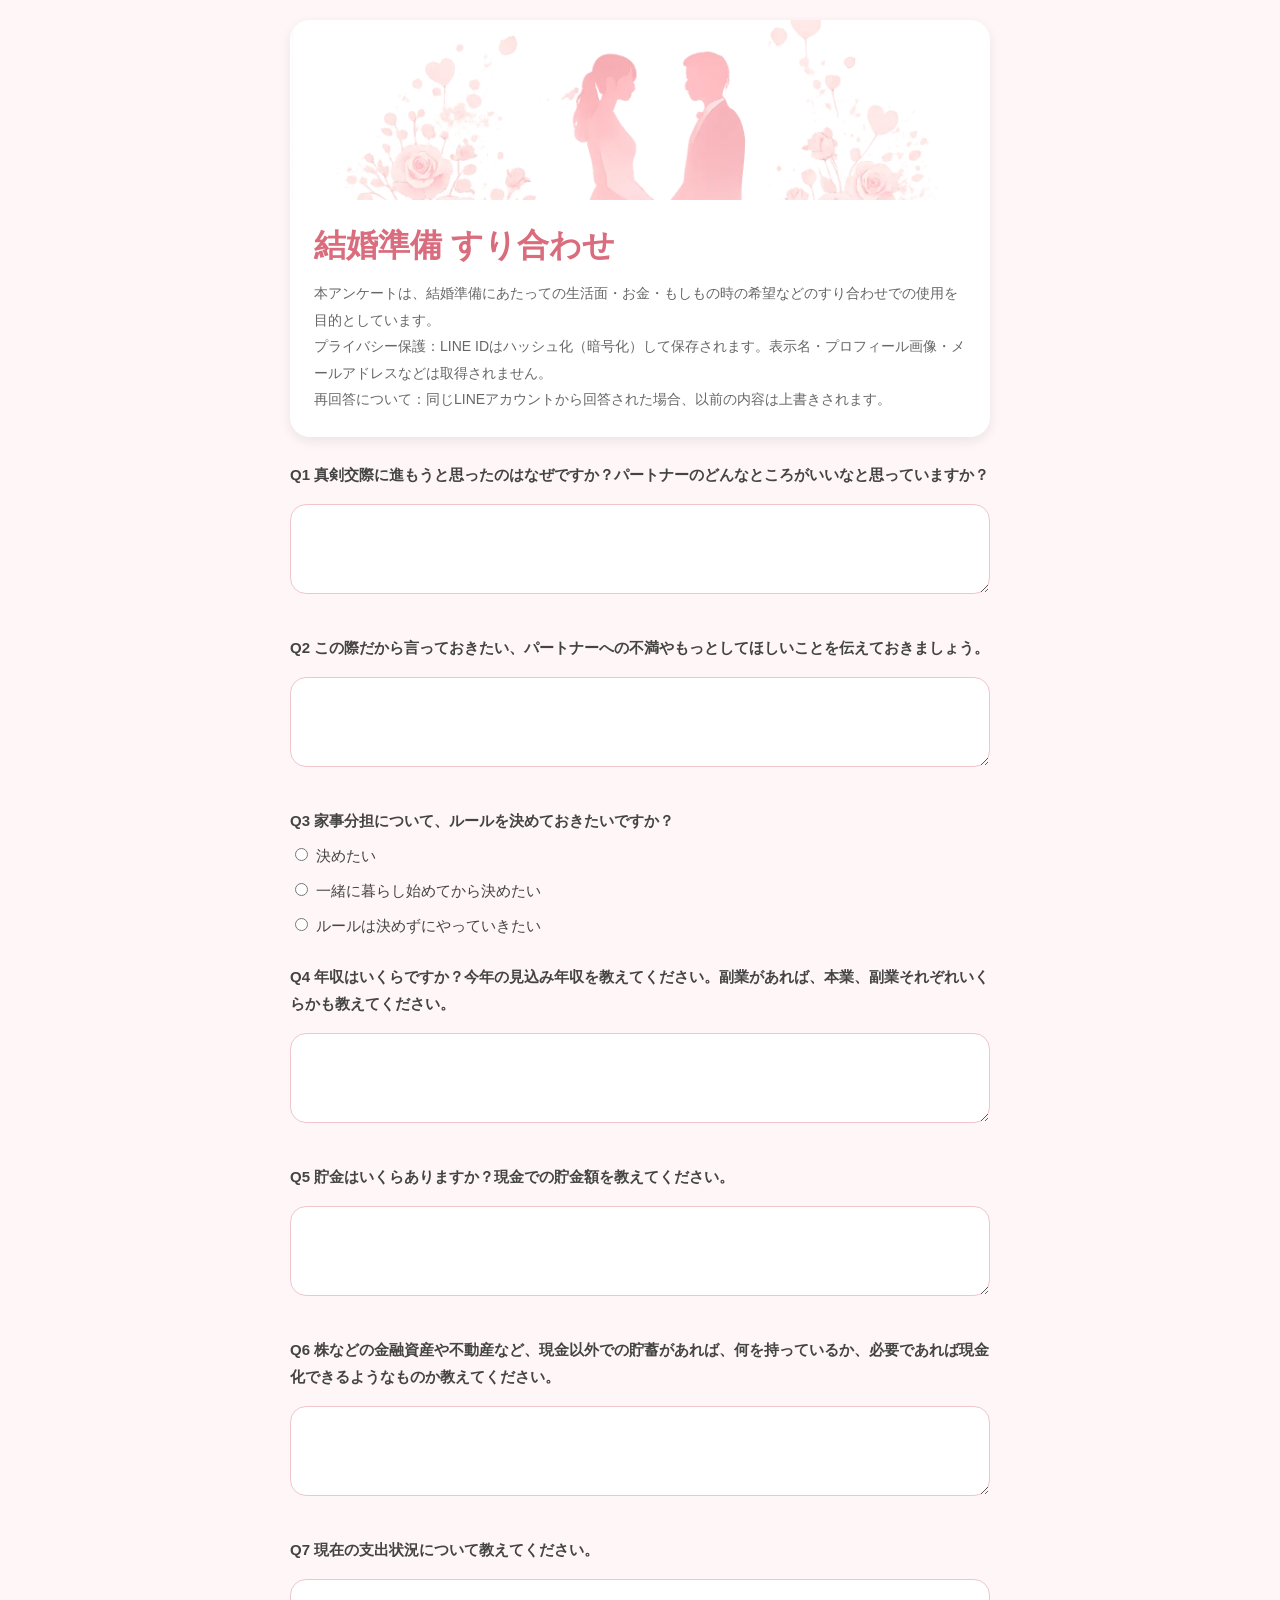
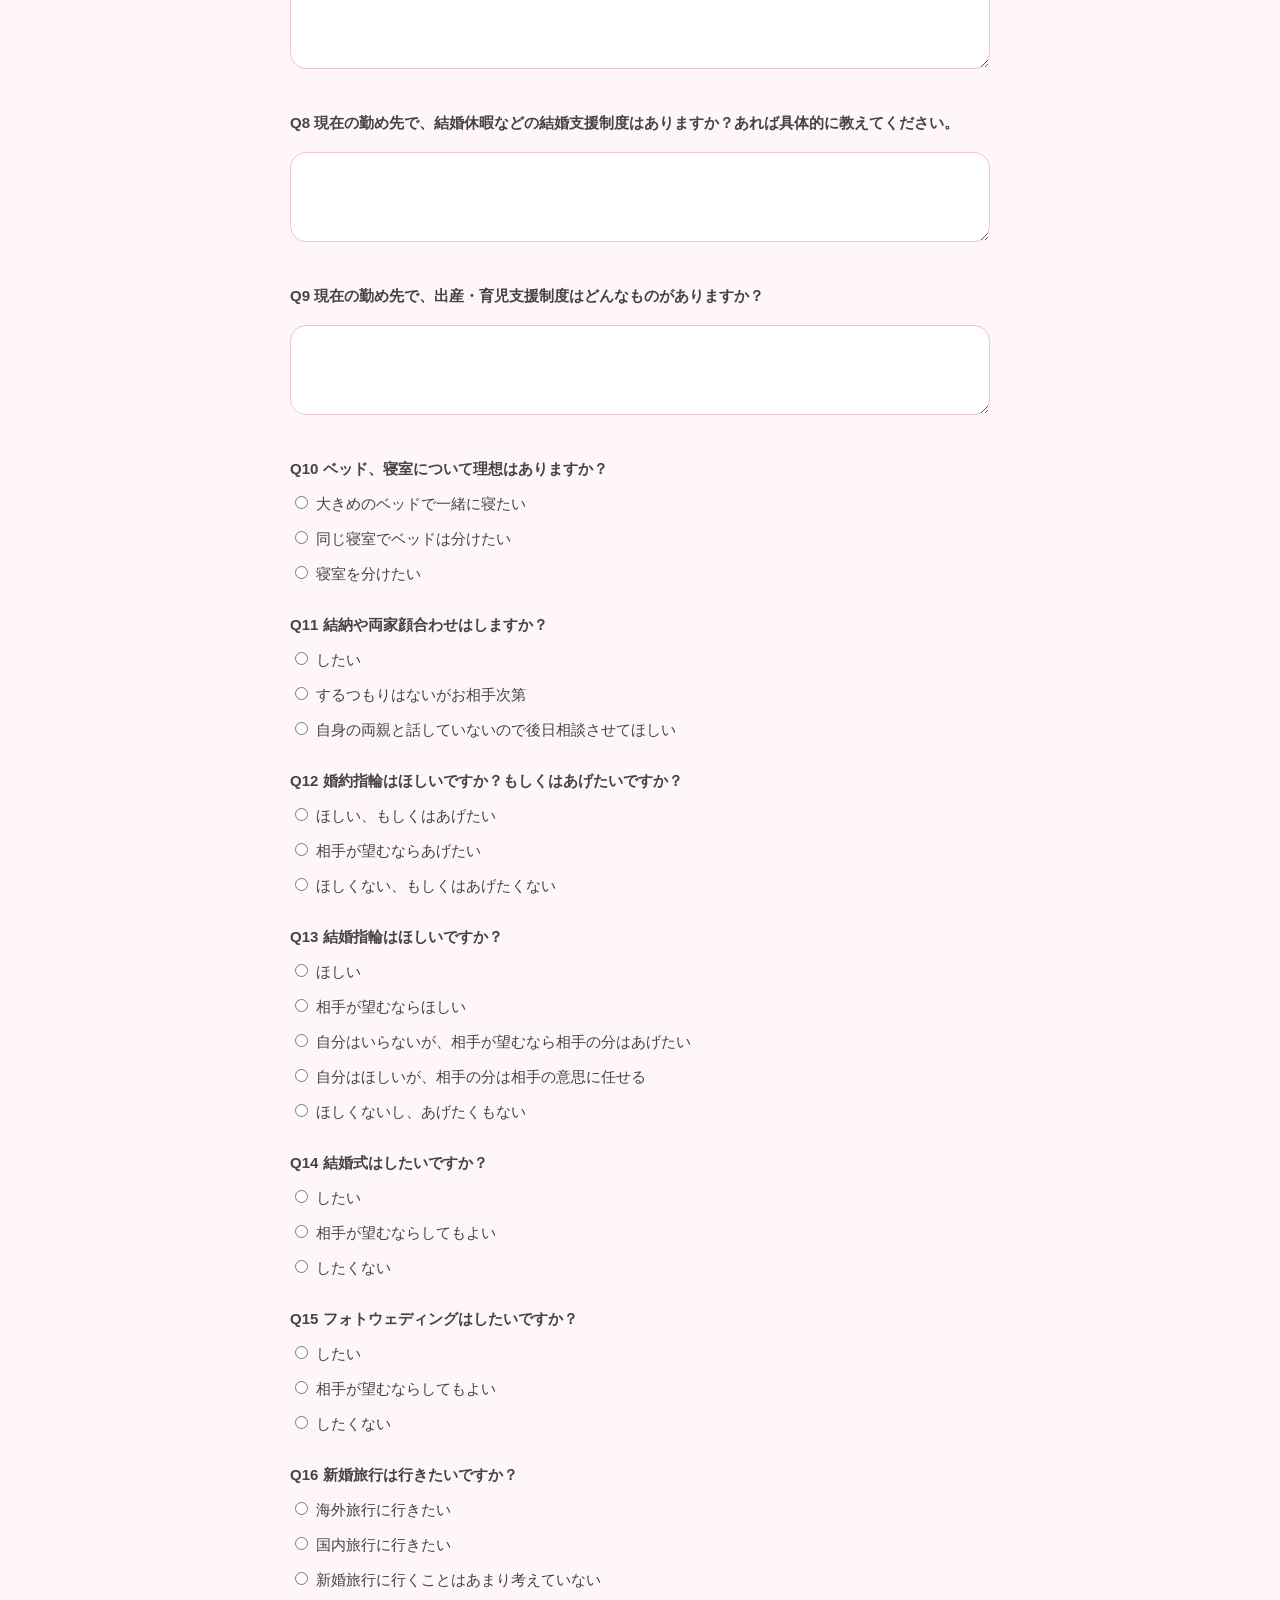
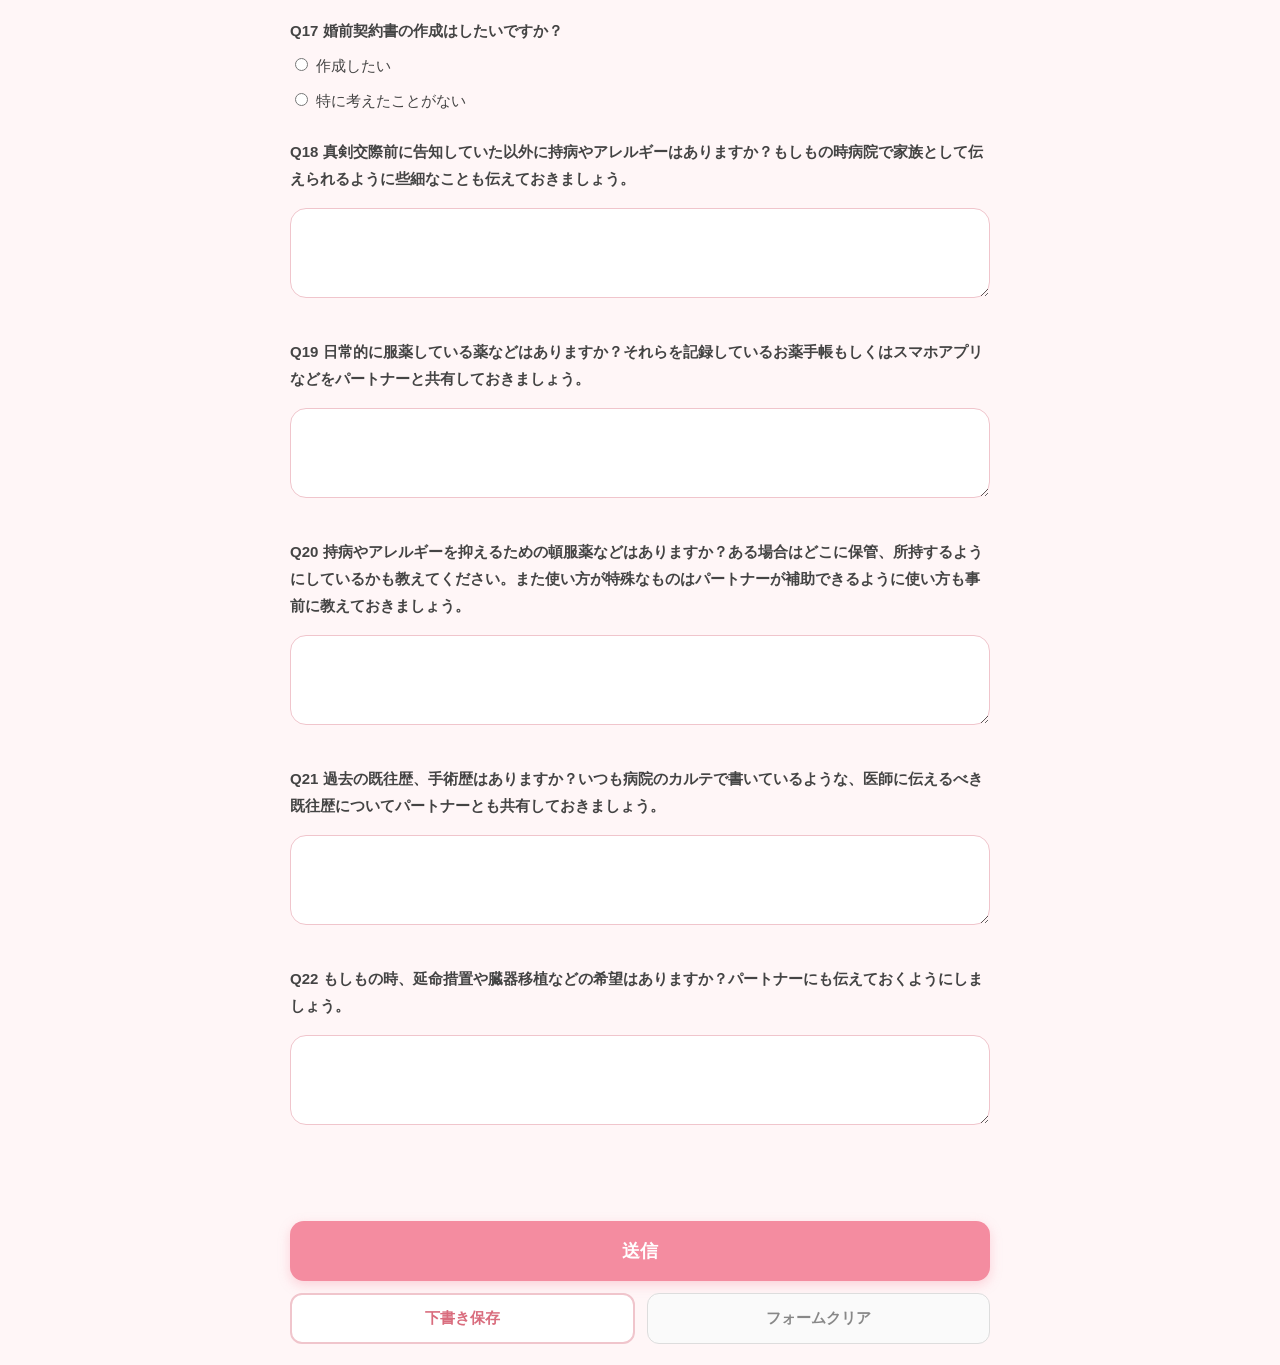
<file: index (1).html>
<!DOCTYPE html>
<html lang="ja">
<head>
<meta charset="UTF-8"/>
<meta name="viewport" content="width=device-width, initial-scale=1.0"/>
<title>結婚準備 すり合わせ</title>
<link rel="stylesheet" href="style.css"/>
<script src="https://static.line-scdn.net/liff/edge/2/sdk.js"></script>

</head>

<body>
<div class="container">

<div class="form-header">
  <h1>結婚準備 すり合わせ</h1>
  <p class="form-description">本アンケートは、結婚準備にあたっての生活面・お金・もしもの時の希望などのすり合わせでの使用を目的としています。<br>
  プライバシー保護：LINE IDはハッシュ化（暗号化）して保存されます。表示名・プロフィール画像・メールアドレスなどは取得されません。<br>
  再回答について：同じLINEアカウントから回答された場合、以前の内容は上書きされます。</p>
</div>

<!-- ビューモード表示エリア（共有リンクで開いたとき） -->
<div id="viewMode"></div>

<!-- Q1 -->
<label>Q1 真剣交際に進もうと思ったのはなぜですか？パートナーのどんなところがいいなと思っていますか？</label>
<textarea id="q1" class="detail-textarea"></textarea>

<!-- Q2 -->
<label>Q2 この際だから言っておきたい、パートナーへの不満やもっとしてほしいことを伝えておきましょう。</label>
<textarea id="q2" class="detail-textarea"></textarea>

<!-- Q3 -->
<label>Q3 家事分担について、ルールを決めておきたいですか？</label>
<label><input type="radio" name="q3" value="a3-1">決めたい</label>
<label><input type="radio" name="q3" value="a3-2">一緒に暮らし始めてから決めたい</label>
<label><input type="radio" name="q3" value="a3-3">ルールは決めずにやっていきたい</label>

<!-- Q4 -->
<label>Q4 年収はいくらですか？今年の見込み年収を教えてください。副業があれば、本業、副業それぞれいくらかも教えてください。</label>
<textarea id="q4" class="detail-textarea"></textarea>

<!-- Q5 -->
<label>Q5 貯金はいくらありますか？現金での貯金額を教えてください。</label>
<textarea id="q5" class="detail-textarea"></textarea>

<!-- Q6 -->
<label>Q6 株などの金融資産や不動産など、現金以外での貯蓄があれば、何を持っているか、必要であれば現金化できるようなものか教えてください。</label>
<textarea id="q6" class="detail-textarea"></textarea>

<!-- Q7 -->
<label>Q7 現在の支出状況について教えてください。</label>
<textarea id="q7" class="detail-textarea"></textarea>

<!-- Q8 -->
<label>Q8 現在の勤め先で、結婚休暇などの結婚支援制度はありますか？あれば具体的に教えてください。</label>
<textarea id="q8" class="detail-textarea"></textarea>

<!-- Q9 -->
<label>Q9 現在の勤め先で、出産・育児支援制度はどんなものがありますか？</label>
<textarea id="q9" class="detail-textarea"></textarea>

<!-- Q10 -->
<label>Q10 ベッド、寝室について理想はありますか？</label>
<label><input type="radio" name="q10" value="a10-1">大きめのベッドで一緒に寝たい</label>
<label><input type="radio" name="q10" value="a10-2">同じ寝室でベッドは分けたい</label>
<label><input type="radio" name="q10" value="a10-3">寝室を分けたい</label>

<!-- Q11 -->
<label>Q11 結納や両家顔合わせはしますか？</label>
<label><input type="radio" name="q11" value="a11-1">したい</label>
<label><input type="radio" name="q11" value="a11-2">するつもりはないがお相手次第</label>
<label><input type="radio" name="q11" value="a11-3">自身の両親と話していないので後日相談させてほしい</label>

<!-- Q12 -->
<label>Q12 婚約指輪はほしいですか？もしくはあげたいですか？</label>
<label><input type="radio" name="q12" value="a12-1">ほしい、もしくはあげたい</label>
<label><input type="radio" name="q12" value="a12-2">相手が望むならあげたい</label>
<label><input type="radio" name="q12" value="a12-3">ほしくない、もしくはあげたくない</label>

<!-- Q13 -->
<label>Q13 結婚指輪はほしいですか？</label>
<label><input type="radio" name="q13" value="a13-1">ほしい</label>
<label><input type="radio" name="q13" value="a13-2">相手が望むならほしい</label>
<label><input type="radio" name="q13" value="a13-3">自分はいらないが、相手が望むなら相手の分はあげたい</label>
<label><input type="radio" name="q13" value="a13-4">自分はほしいが、相手の分は相手の意思に任せる</label>
<label><input type="radio" name="q13" value="a13-5">ほしくないし、あげたくもない</label>

<!-- Q14 -->
<label>Q14 結婚式はしたいですか？</label>
<label><input type="radio" name="q14" value="a14-1">したい</label>
<label><input type="radio" name="q14" value="a14-2">相手が望むならしてもよい</label>
<label><input type="radio" name="q14" value="a14-3">したくない</label>

<!-- Q15 -->
<label>Q15 フォトウェディングはしたいですか？</label>
<label><input type="radio" name="q15" value="a15-1">したい</label>
<label><input type="radio" name="q15" value="a15-2">相手が望むならしてもよい</label>
<label><input type="radio" name="q15" value="a15-3">したくない</label>

<!-- Q16 -->
<label>Q16 新婚旅行は行きたいですか？</label>
<label><input type="radio" name="q16" value="a16-1">海外旅行に行きたい</label>
<label><input type="radio" name="q16" value="a16-2">国内旅行に行きたい</label>
<label><input type="radio" name="q16" value="a16-3">新婚旅行に行くことはあまり考えていない</label>

<!-- Q17 -->
<label>Q17 婚前契約書の作成はしたいですか？</label>
<label><input type="radio" name="q17" value="a17-1">作成したい</label>
<label><input type="radio" name="q17" value="a17-2">特に考えたことがない</label>

<!-- Q18 -->
<label>Q18 真剣交際前に告知していた以外に持病やアレルギーはありますか？もしもの時病院で家族として伝えられるように些細なことも伝えておきましょう。</label>
<textarea id="q18" class="detail-textarea"></textarea>

<!-- Q19 -->
<label>Q19 日常的に服薬している薬などはありますか？それらを記録しているお薬手帳もしくはスマホアプリなどをパートナーと共有しておきましょう。</label>
<textarea id="q19" class="detail-textarea"></textarea>

<!-- Q20 -->
<label>Q20 持病やアレルギーを抑えるための頓服薬などはありますか？ある場合はどこに保管、所持するようにしているかも教えてください。また使い方が特殊なものはパートナーが補助できるように使い方も事前に教えておきましょう。</label>
<textarea id="q20" class="detail-textarea"></textarea>

<!-- Q21 -->
<label>Q21 過去の既往歴、手術歴はありますか？いつも病院のカルテで書いているような、医師に伝えるべき既往歴についてパートナーとも共有しておきましょう。</label>
<textarea id="q21" class="detail-textarea"></textarea>

<!-- Q22 -->
<label>Q22 もしもの時、延命措置や臓器移植などの希望はありますか？パートナーにも伝えておくようにしましょう。</label>
<textarea id="q22" class="detail-textarea"></textarea>

<div class="button-group">
  <button id="submitBtn" type="button">送信</button>
  <div class="sub-buttons">
    <button id="draftBtn" type="button">下書き保存</button>
    <button id="clearBtn" type="button">フォームクリア</button>
  </div>
</div>

<!-- 共有モーダル -->
<div id="shareModal" class="modal hidden">
  <div class="modal-content">
    <h3>共有</h3>
    <input id="shareName" placeholder="お名前を入力してください（任意）">
    <button id="shareBtn">共有する</button>
  </div>
</div>

</div>
<script src="app.js"></script>
</body>
</html>
</file>
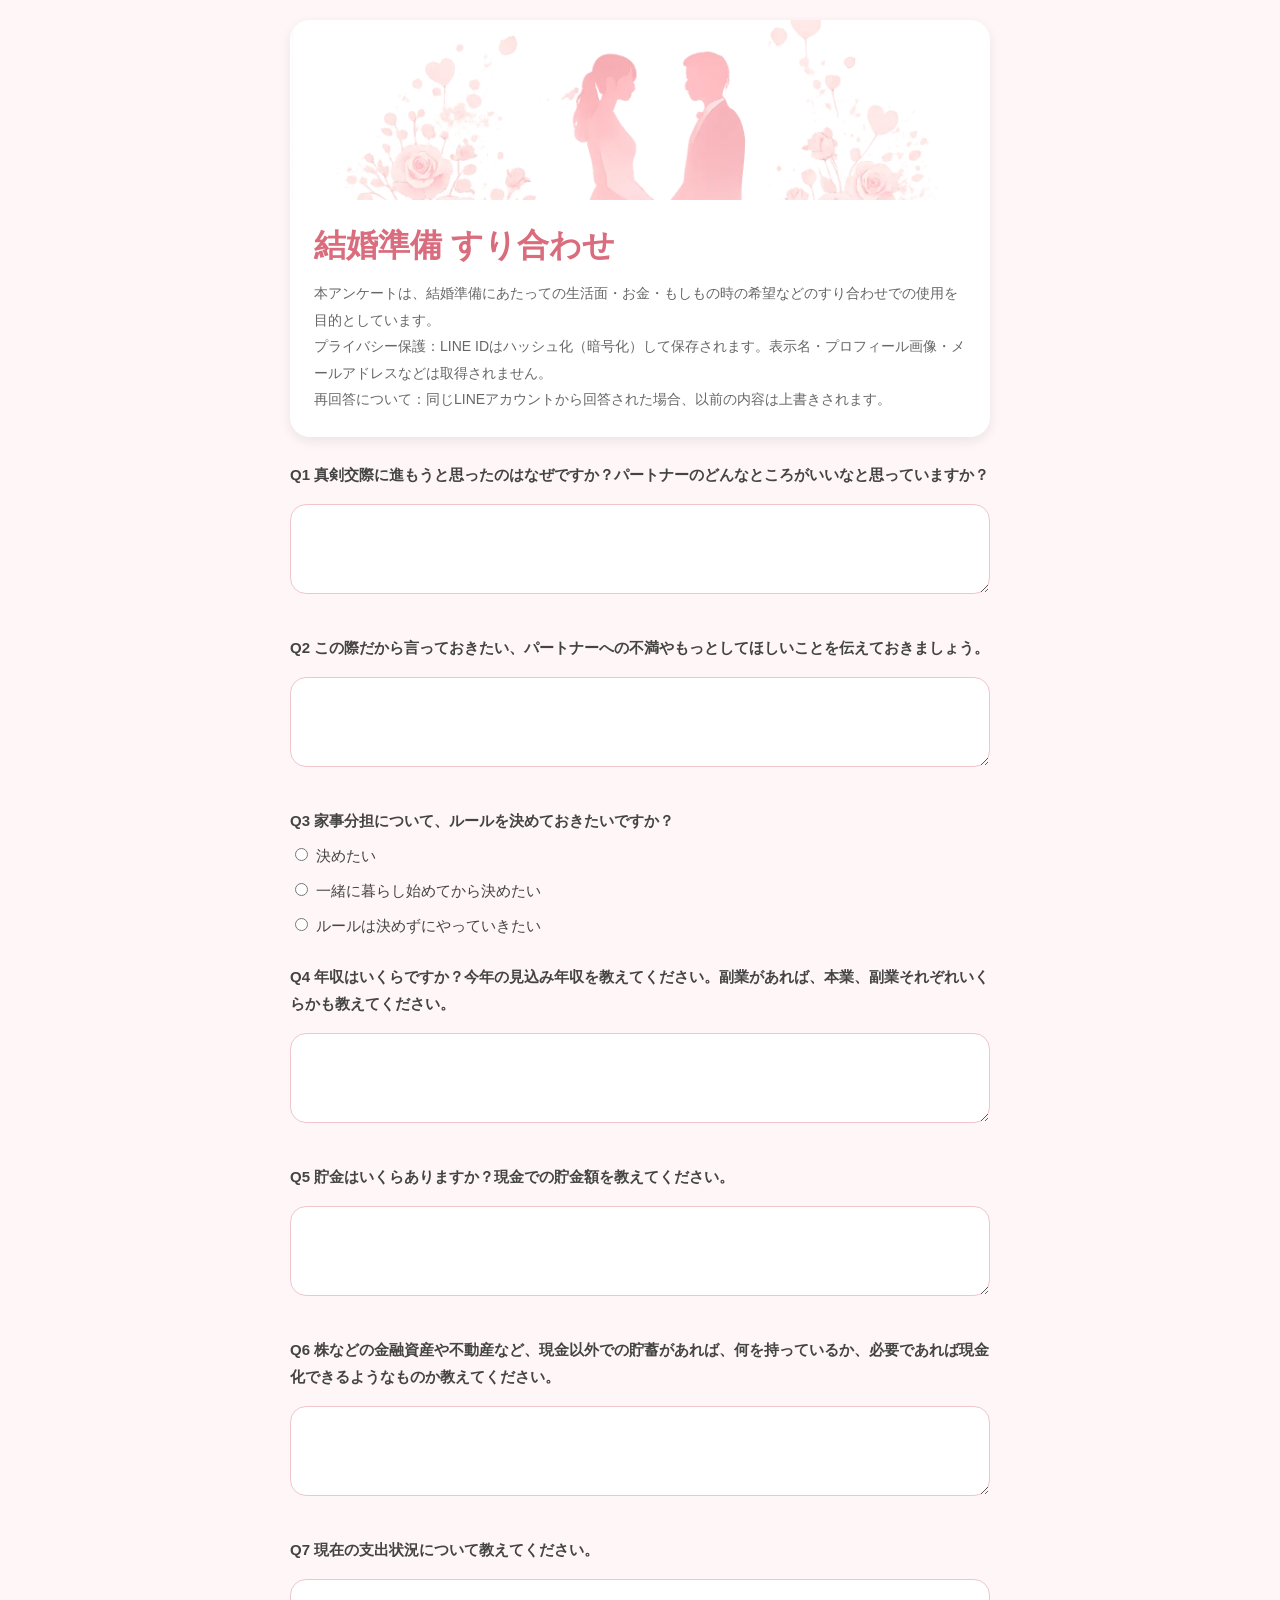
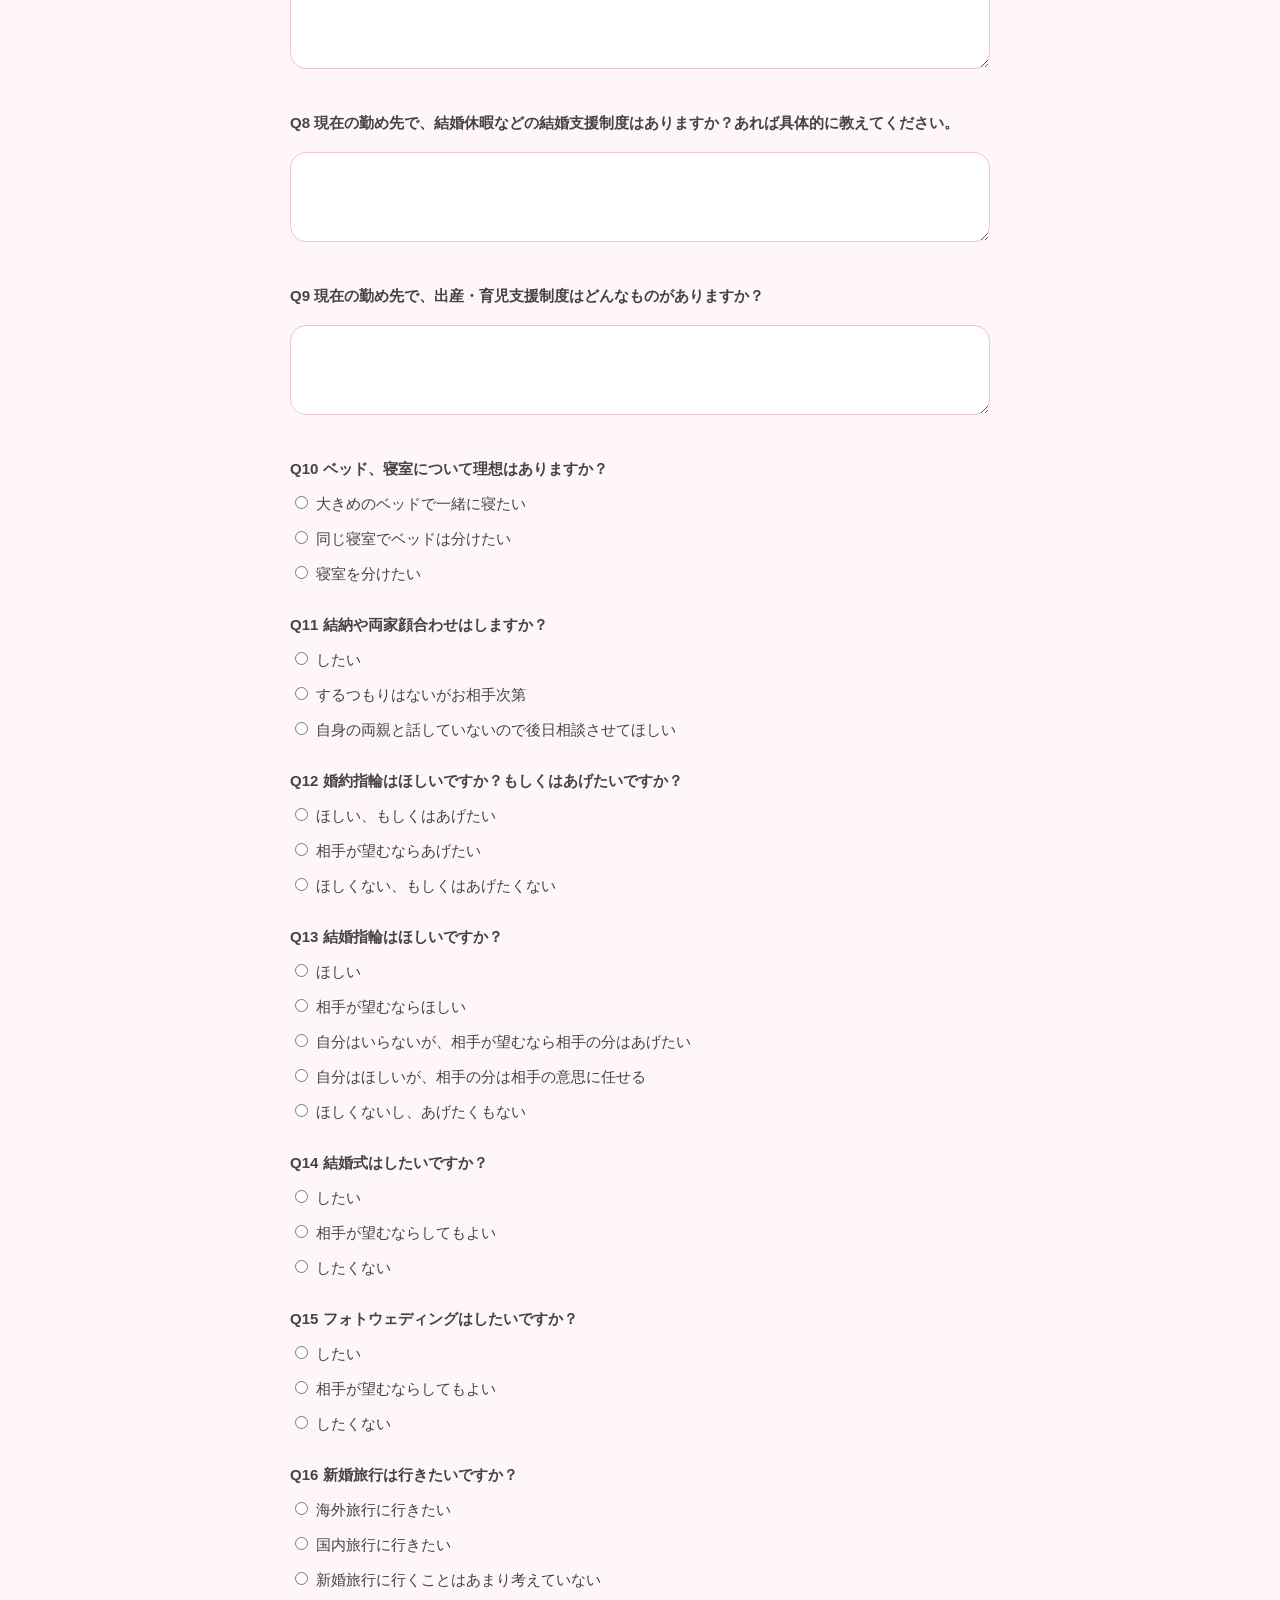
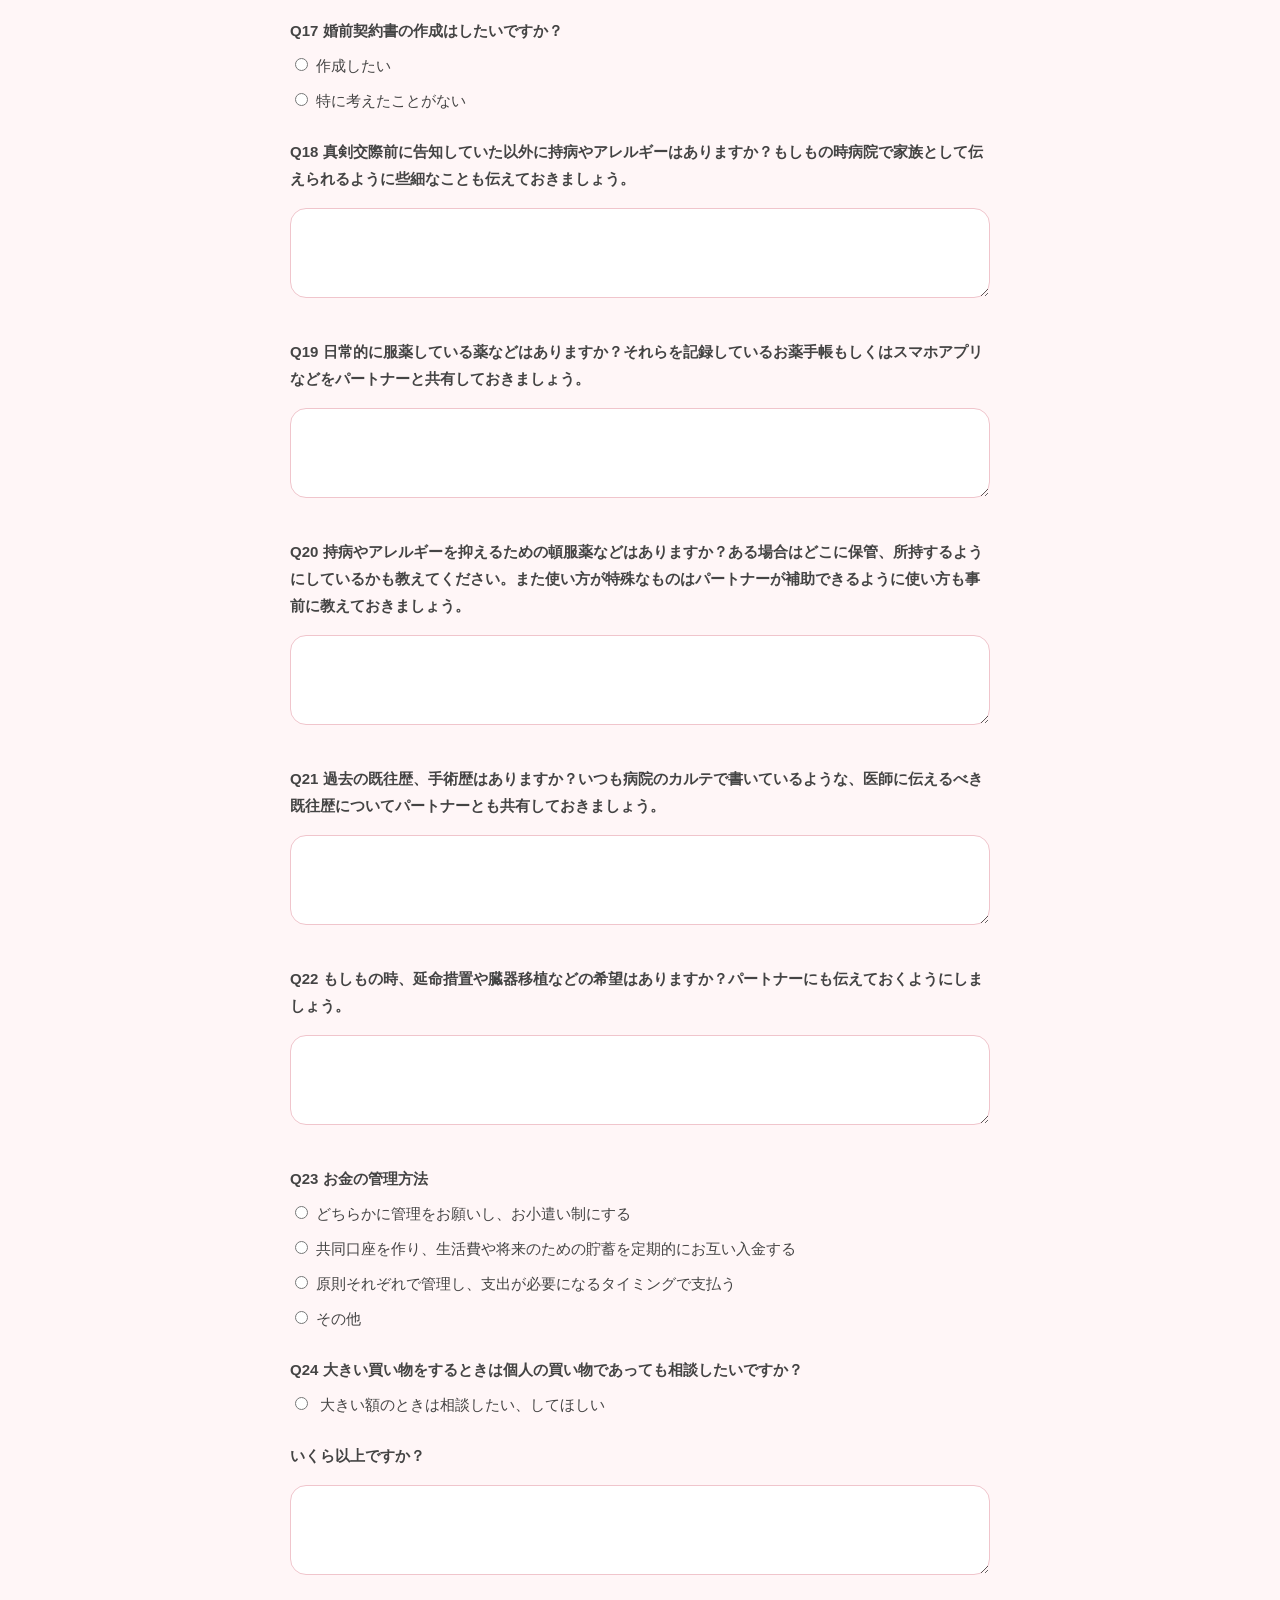
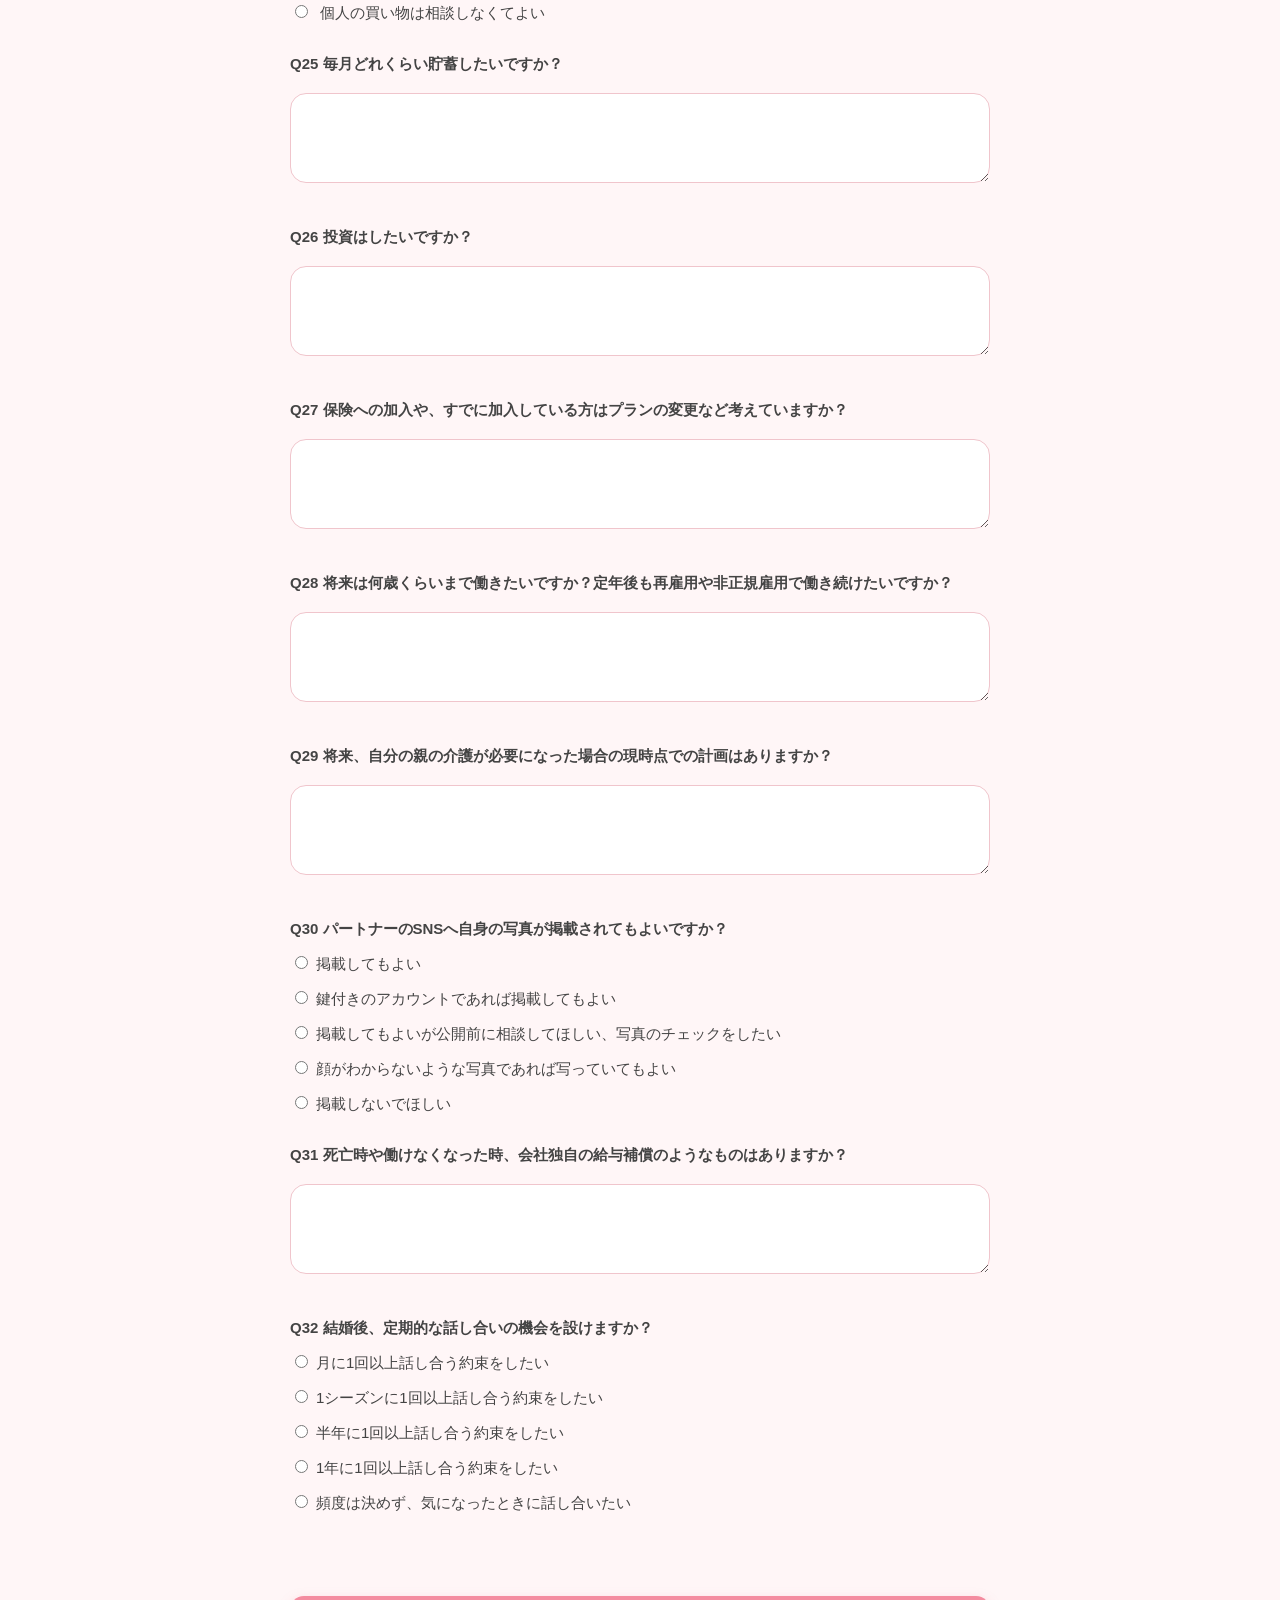
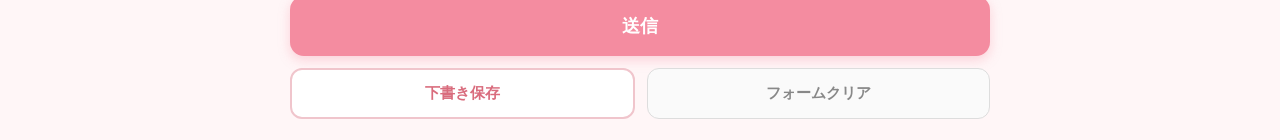
<file: index (2).html>
<!DOCTYPE html>
<html lang="ja">
<head>
<meta charset="UTF-8"/>
<meta name="viewport" content="width=device-width, initial-scale=1.0"/>
<title>結婚準備 すり合わせ</title>
<link rel="stylesheet" href="style.css"/>
<script src="https://static.line-scdn.net/liff/edge/2/sdk.js"></script>

</head>

<body>
<div class="container">

<div class="form-header">
  <h1>結婚準備 すり合わせ</h1>
  <p class="form-description">本アンケートは、結婚準備にあたっての生活面・お金・もしもの時の希望などのすり合わせでの使用を目的としています。<br>
  プライバシー保護：LINE IDはハッシュ化（暗号化）して保存されます。表示名・プロフィール画像・メールアドレスなどは取得されません。<br>
  再回答について：同じLINEアカウントから回答された場合、以前の内容は上書きされます。</p>
</div>

<!-- ビューモード表示エリア（共有リンクで開いたとき） -->
<div id="viewMode"></div>

<!-- Q1 -->
<label>Q1 真剣交際に進もうと思ったのはなぜですか？パートナーのどんなところがいいなと思っていますか？</label>
<textarea id="q1" class="detail-textarea"></textarea>

<!-- Q2 -->
<label>Q2 この際だから言っておきたい、パートナーへの不満やもっとしてほしいことを伝えておきましょう。</label>
<textarea id="q2" class="detail-textarea"></textarea>

<!-- Q3 -->
<label>Q3 家事分担について、ルールを決めておきたいですか？</label>
<label><input type="radio" name="q3" value="a3-1">決めたい</label>
<label><input type="radio" name="q3" value="a3-2">一緒に暮らし始めてから決めたい</label>
<label><input type="radio" name="q3" value="a3-3">ルールは決めずにやっていきたい</label>

<!-- Q4 -->
<label>Q4 年収はいくらですか？今年の見込み年収を教えてください。副業があれば、本業、副業それぞれいくらかも教えてください。</label>
<textarea id="q4" class="detail-textarea"></textarea>

<!-- Q5 -->
<label>Q5 貯金はいくらありますか？現金での貯金額を教えてください。</label>
<textarea id="q5" class="detail-textarea"></textarea>

<!-- Q6 -->
<label>Q6 株などの金融資産や不動産など、現金以外での貯蓄があれば、何を持っているか、必要であれば現金化できるようなものか教えてください。</label>
<textarea id="q6" class="detail-textarea"></textarea>

<!-- Q7 -->
<label>Q7 現在の支出状況について教えてください。</label>
<textarea id="q7" class="detail-textarea"></textarea>

<!-- Q8 -->
<label>Q8 現在の勤め先で、結婚休暇などの結婚支援制度はありますか？あれば具体的に教えてください。</label>
<textarea id="q8" class="detail-textarea"></textarea>

<!-- Q9 -->
<label>Q9 現在の勤め先で、出産・育児支援制度はどんなものがありますか？</label>
<textarea id="q9" class="detail-textarea"></textarea>

<!-- Q10 -->
<label>Q10 ベッド、寝室について理想はありますか？</label>
<label><input type="radio" name="q10" value="a10-1">大きめのベッドで一緒に寝たい</label>
<label><input type="radio" name="q10" value="a10-2">同じ寝室でベッドは分けたい</label>
<label><input type="radio" name="q10" value="a10-3">寝室を分けたい</label>

<!-- Q11 -->
<label>Q11 結納や両家顔合わせはしますか？</label>
<label><input type="radio" name="q11" value="a11-1">したい</label>
<label><input type="radio" name="q11" value="a11-2">するつもりはないがお相手次第</label>
<label><input type="radio" name="q11" value="a11-3">自身の両親と話していないので後日相談させてほしい</label>

<!-- Q12 -->
<label>Q12 婚約指輪はほしいですか？もしくはあげたいですか？</label>
<label><input type="radio" name="q12" value="a12-1">ほしい、もしくはあげたい</label>
<label><input type="radio" name="q12" value="a12-2">相手が望むならあげたい</label>
<label><input type="radio" name="q12" value="a12-3">ほしくない、もしくはあげたくない</label>

<!-- Q13 -->
<label>Q13 結婚指輪はほしいですか？</label>
<label><input type="radio" name="q13" value="a13-1">ほしい</label>
<label><input type="radio" name="q13" value="a13-2">相手が望むならほしい</label>
<label><input type="radio" name="q13" value="a13-3">自分はいらないが、相手が望むなら相手の分はあげたい</label>
<label><input type="radio" name="q13" value="a13-4">自分はほしいが、相手の分は相手の意思に任せる</label>
<label><input type="radio" name="q13" value="a13-5">ほしくないし、あげたくもない</label>

<!-- Q14 -->
<label>Q14 結婚式はしたいですか？</label>
<label><input type="radio" name="q14" value="a14-1">したい</label>
<label><input type="radio" name="q14" value="a14-2">相手が望むならしてもよい</label>
<label><input type="radio" name="q14" value="a14-3">したくない</label>

<!-- Q15 -->
<label>Q15 フォトウェディングはしたいですか？</label>
<label><input type="radio" name="q15" value="a15-1">したい</label>
<label><input type="radio" name="q15" value="a15-2">相手が望むならしてもよい</label>
<label><input type="radio" name="q15" value="a15-3">したくない</label>

<!-- Q16 -->
<label>Q16 新婚旅行は行きたいですか？</label>
<label><input type="radio" name="q16" value="a16-1">海外旅行に行きたい</label>
<label><input type="radio" name="q16" value="a16-2">国内旅行に行きたい</label>
<label><input type="radio" name="q16" value="a16-3">新婚旅行に行くことはあまり考えていない</label>

<!-- Q17 -->
<label>Q17 婚前契約書の作成はしたいですか？</label>
<label><input type="radio" name="q17" value="a17-1">作成したい</label>
<label><input type="radio" name="q17" value="a17-2">特に考えたことがない</label>

<!-- Q18 -->
<label>Q18 真剣交際前に告知していた以外に持病やアレルギーはありますか？もしもの時病院で家族として伝えられるように些細なことも伝えておきましょう。</label>
<textarea id="q18" class="detail-textarea"></textarea>

<!-- Q19 -->
<label>Q19 日常的に服薬している薬などはありますか？それらを記録しているお薬手帳もしくはスマホアプリなどをパートナーと共有しておきましょう。</label>
<textarea id="q19" class="detail-textarea"></textarea>

<!-- Q20 -->
<label>Q20 持病やアレルギーを抑えるための頓服薬などはありますか？ある場合はどこに保管、所持するようにしているかも教えてください。また使い方が特殊なものはパートナーが補助できるように使い方も事前に教えておきましょう。</label>
<textarea id="q20" class="detail-textarea"></textarea>

<!-- Q21 -->
<label>Q21 過去の既往歴、手術歴はありますか？いつも病院のカルテで書いているような、医師に伝えるべき既往歴についてパートナーとも共有しておきましょう。</label>
<textarea id="q21" class="detail-textarea"></textarea>

<!-- Q22 -->
<label>Q22 もしもの時、延命措置や臓器移植などの希望はありますか？パートナーにも伝えておくようにしましょう。</label>
<textarea id="q22" class="detail-textarea"></textarea>

<!-- Q23 -->
<label>Q23 お金の管理方法</label>
<label><input type="radio" name="q23" value="a23-1">どちらかに管理をお願いし、お小遣い制にする</label>
<label><input type="radio" name="q23" value="a23-2">共同口座を作り、生活費や将来のための貯蓄を定期的にお互い入金する</label>
<label><input type="radio" name="q23" value="a23-3">原則それぞれで管理し、支出が必要になるタイミングで支払う</label>
<label><input type="radio" name="q23" value="a23-4">その他</label>

<!-- Q24 -->
<label>Q24 大きい買い物をするときは個人の買い物であっても相談したいですか？</label>

<label>
  <input type="radio" name="q24" value="a24-1">
  大きい額のときは相談したい、してほしい
</label>

<label>いくら以上ですか？</label>
<textarea id="q24Detail" class="detail-textarea"></textarea>

<label>
  <input type="radio" name="q24" value="a24-2">
  個人の買い物は相談しなくてよい
</label>

<!-- Q25 -->
<label>Q25 毎月どれくらい貯蓄したいですか？</label>
<textarea id="q25" class="detail-textarea"></textarea>

<!-- Q26 -->
<label>Q26 投資はしたいですか？</label>
<textarea id="q26" class="detail-textarea"></textarea>

<!-- Q27 -->
<label>Q27 保険への加入や、すでに加入している方はプランの変更など考えていますか？</label>
<textarea id="q27" class="detail-textarea"></textarea>

<!-- Q28 -->
<label>Q28 将来は何歳くらいまで働きたいですか？定年後も再雇用や非正規雇用で働き続けたいですか？</label>
<textarea id="q28" class="detail-textarea"></textarea>

<!-- Q29 -->
<label>Q29 将来、自分の親の介護が必要になった場合の現時点での計画はありますか？</label>
<textarea id="q29" class="detail-textarea"></textarea>

<!-- Q30 -->
<label>Q30 パートナーのSNSへ自身の写真が掲載されてもよいですか？</label>
<label><input type="radio" name="q30" value="a30-1">掲載してもよい</label>
<label><input type="radio" name="q30" value="a30-2">鍵付きのアカウントであれば掲載してもよい</label>
<label><input type="radio" name="q30" value="a30-3">掲載してもよいが公開前に相談してほしい、写真のチェックをしたい</label>
<label><input type="radio" name="q30" value="a30-4">顔がわからないような写真であれば写っていてもよい</label>
<label><input type="radio" name="q30" value="a30-5">掲載しないでほしい</label>

<!-- Q31 -->
<label>Q31 死亡時や働けなくなった時、会社独自の給与補償のようなものはありますか？</label>
<textarea id="q31" class="detail-textarea"></textarea>

<!-- Q32 -->
<label>Q32 結婚後、定期的な話し合いの機会を設けますか？</label>
<label><input type="radio" name="q32" value="a32-1">月に1回以上話し合う約束をしたい</label>
<label><input type="radio" name="q32" value="a32-2">1シーズンに1回以上話し合う約束をしたい</label>
<label><input type="radio" name="q32" value="a32-3">半年に1回以上話し合う約束をしたい</label>
<label><input type="radio" name="q32" value="a32-4">1年に1回以上話し合う約束をしたい</label>
<label><input type="radio" name="q32" value="a32-5">頻度は決めず、気になったときに話し合いたい</label>

<div class="button-group">
  <button id="submitBtn" type="button">送信</button>
  <div class="sub-buttons">
    <button id="draftBtn" type="button">下書き保存</button>
    <button id="clearBtn" type="button">フォームクリア</button>
  </div>
</div>

<!-- 共有モーダル -->
<div id="shareModal" class="modal hidden">
  <div class="modal-content">
    <h3>共有</h3>
    <input id="shareName" placeholder="お名前を入力してください（任意）">
    <button id="shareBtn">共有する</button>
  </div>
</div>

</div>
<script src="app.js"></script>
</body>
</html>
</file>
<file: style.css>
*{
  box-sizing:border-box;
}

body{
  margin:0;
  padding:20px 12px 34px;
  background:#fff6f7;
  font-family:
    -apple-system,
    BlinkMacSystemFont,
    "Hiragino Sans",
    "Yu Gothic",
    sans-serif;
  color:#444;
}

.container{
  max-width:700px;
  margin:0 auto;
}

/********************************
 * ヘッダー
 ********************************/

.form-header{
  background:#ffffff;
  border-radius:20px;
  overflow:hidden;
  box-shadow:
    0 4px 12px rgba(0,0,0,0.08);
  margin-bottom:24px;
}

.form-header::before{
  content:"";
  display:block;
  width:100%;
  height:180px;
  background-image:url("header.webp");
  background-size:cover;
  background-position:center;
  background-repeat:no-repeat;
}

.form-header h1{
  margin:24px 24px 12px;
  font-size:32px;
  font-weight:700;
  color:#d96c7d;
}

.form-description{
  margin:0 24px 24px;
  font-size:14px;
  line-height:1.9;
  color:#666;
}

/********************************
 * 質問
 ********************************/

label{
  display:block;
  margin-top:24px;
  margin-bottom:8px;
  font-size:15px;
  font-weight:600;
  line-height:1.8;
}

input[type="text"],
textarea{
  width:100%;
  padding:14px;
  border:1px solid #f0c5cc;
  border-radius:12px;
  background:#fff;
  font-size:15px;
}

textarea{
  min-height:120px;
  resize:vertical;
}

.detail-textarea{
  width:100%;
  min-height:90px;
  padding:14px;
  border:1px solid #f0c5cc;
  border-radius:16px;
  background:#fff;
  font-size:15px;
  resize:vertical;
  margin:8px 0 12px 0;
}

/********************************
 * ラジオ・チェックボックス
 ********************************/

input[type="radio"],
input[type="checkbox"]{
  margin-right:8px;
}

label:has(input[type="radio"]),
label:has(input[type="checkbox"]){
  font-weight:400;
  margin-top:8px;
}

/********************************
 * スライダー
 ********************************/

.slider-labels{
  display:flex;
  justify-content:space-between;
  margin-top:8px;
  margin-bottom:8px;
  color:#d96c7d;
  font-weight:600;
  font-size:14px;
}

input[type="range"]{
  width:100%;
  accent-color:#f48ca0;
}

/********************************
 * 順位付けUI
 ********************************/

.ranking-group{
  margin-top:8px;
}

.rank-option{
  display:flex;
  align-items:center;
  gap:10px;
  padding:8px 0;
  background:none;
  border:none;
  width:100%;
  text-align:left;
  font-size:15px;
  color:#444;
  cursor:pointer;
}

.rank-number{
  width:22px;
  height:22px;
  border-radius:50%;
  border:1px solid #bdbdbd;
  background:#fff;
  color:transparent;
  display:flex;
  align-items:center;
  justify-content:center;
  font-size:11px;
  font-weight:700;
  flex-shrink:0;
}

.rank-option.selected .rank-number{
  background:#0a84ff;
  border-color:#0a84ff;
  color:#fff;
}

/********************************
 * ボタン
 ********************************/

.button-group{
  margin-top:40px;
}

#submitBtn{
  width:100%;
  padding:18px;
  border:none;
  border-radius:14px;
  background:#f48ca0;
  color:#fff;
  font-size:18px;
  font-weight:700;
  cursor:pointer;
  box-shadow:
    0 4px 12px rgba(244,140,160,.35);
  margin-top:40px;
}

#submitBtn:hover{
  opacity:.95;
}

#submitBtn:disabled{
  opacity:.6;
  cursor:default;
}

.sub-buttons{
  display:flex;
  gap:12px;
  margin-top:12px;
}

.sub-buttons button{
  flex:1;
  border-radius:12px;
  font-weight:600;
  cursor:pointer;
  transition:.2s;
}

#draftBtn{
  padding:14px;
  background:#fff;
  color:#d96c7d;
  border:2px solid #f0c5cc;
  font-size:15px;
}

#clearBtn{
  padding:14px;
  background:#fafafa;
  color:#888;
  border:1px solid #dddddd;
  font-size:15px;
}

#draftBtn:hover{
  background:#fff6f7;
}

#clearBtn:hover{
  background:#f0f0f0;
}

/********************************
 * モーダル
 ********************************/

.modal{
  display:none;
  position:fixed;
  inset:0;
  background:rgba(0,0,0,.45);
  justify-content:center;
  align-items:center;
  padding:20px;
  z-index:999;
}

.modal.show{
  display:flex;
}

.modal-content{
  width:100%;
  max-width:400px;
  background:#fff;
  border-radius:20px;
  padding:24px;
  box-shadow:
    0 8px 24px rgba(0,0,0,.15);
}

.modal-content h3{
  margin-top:0;
  text-align:center;
  color:#d96c7d;
}

#shareName{
  width:100%;
  margin-top:12px;
}

#shareBtn{
  width:100%;
  margin-top:16px;
  padding:14px;
  border:none;
  border-radius:12px;
  background:#f48ca0;
  color:#fff;
  font-size:16px;
  font-weight:700;
  cursor:pointer;
}

.share-confirm-card{
  margin-top:0;
  margin-bottom:12px;
}

/********************************
 * ビューモード
 ********************************/

#viewMode{
  display:none;
}

/********************************
 * 状態表示（共有リンク読み込み中・エラー時）
 ********************************/

.state-card{
  text-align:center;
}

.state-text{
  margin:0;
  font-size:14px;
  line-height:1.8;
  color:#666;
}

.state-spinner{
  width:30px;
  height:30px;
  margin:0 auto 12px;
}

.state-spinner img{
  width:30px;
  height:30px;
  display:none;
}

.state-spinner .spinner-light{
  display:block;
}

@media (prefers-color-scheme: dark){
  .state-spinner .spinner-light{ display:none; }
  .state-spinner .spinner-dark{ display:block; }
}

.view-header{
  background:#ffffff;
  border-radius:16px;
  padding:20px 24px;
  margin-bottom:16px;
  box-shadow:0 4px 12px rgba(0,0,0,0.08);
  text-align:center;
}

.view-label{
  margin:0 0 8px;
  font-size:18px;
  font-weight:700;
  color:#d96c7d;
  letter-spacing:0.05em;
}

.view-name{
  margin:0;
  font-size:20px;
  font-weight:700;
  color:#444;
}

.view-item{
  background:#ffffff;
  border-radius:16px;
  padding:18px 20px;
  margin-bottom:12px;
  box-shadow:0 2px 8px rgba(0,0,0,0.06);
}

.view-question{
  margin:0 0 8px;
  font-size:14px;
  font-weight:600;
  color:#d96c7d;
  line-height:1.6;
}

.view-answer{
  margin:0;
  font-size:15px;
  color:#444;
  line-height:1.8;
  white-space:pre-wrap;
  word-break:break-word;
}

.slider-visual{
  margin-top:4px;
}

.slider-visual-labels{
  display:flex;
  justify-content:space-between;
  font-size:13px;
  font-weight:700;
  color:#d96c7d;
  margin-bottom:4px;
}

.slider-visual-svg{
  width:100%;
  height:32px;
  display:block;
}

/********************************
 * CTA（共有画面 下部）
 ********************************/

.cta-card{
  position:relative;
  margin-top:24px;
  padding:24px;
  background:linear-gradient(135deg, #fff9fa 0%, #ffeef1 100%);
  border:2px dashed #f4b8c5;
  border-radius:24px;
  overflow:hidden;
  display:flex;
  align-items:center;
  gap:20px;
  text-align:left;
}

.cta-image-left{
  flex:0 0 25%;
  width:25%;
  max-width:140px;
  border-radius:16px;
  object-fit:cover;
}

.cta-content{
  flex:1;
  min-width:0;
}

.cta-title{
  margin:0 0 12px;
  font-size:18px;
  font-weight:700;
  color:#d96c7d;
}

.cta-text{
  margin:0 0 20px;
  font-size:13px;
  line-height:1.8;
  color:#555;
}

.cta-button{
  display:flex;
  align-items:center;
  justify-content:center;
  gap:8px;
  width:100%;
  padding:14px;
  border:none;
  border-radius:50px;
  background:#f48ca0;
  color:#fff;
  font-size:15px;
  font-weight:700;
  text-decoration:none;
  cursor:pointer;
  box-shadow:0 4px 12px rgba(244,140,160,.35);
}

.cta-arrow{
  display:inline-flex;
  align-items:center;
  justify-content:center;
  width:22px;
  height:22px;
  border-radius:50%;
  background:rgba(255,255,255,.3);
  font-size:14px;
  line-height:1;
}

/********************************
 * セーフエリア（LINEミニアプリ・横向きモード）
 ********************************/

@media (orientation:landscape){
  body{
    padding-left:44px;
    padding-right:44px;
    padding-bottom:21px;
  }
}

/********************************
 * スマホ最適化
 ********************************/

@media (max-width:600px){

  .form-header::before{
    height:140px;
  }

  .form-header h1{
    font-size:28px;
  }

  .form-description{
    font-size:13px;
  }

  .rank-option{
    font-size:14px;
    line-height:1.5;
  }
}

@media (max-width:480px){
  .cta-card{
    flex-direction:column;
    text-align:center;
  }
  .cta-image-left{
    width:45%;
    flex:0 0 auto;
  }
  .cta-title{
    font-size:18px;
  }
}


/********************************
 * 追加：パートナー確認・タブ構成・プレビュー（houseと同じ方式）
 ********************************/

:root{
  --pink-bg:#fff6f7; --pink-primary:#f48ca0; --pink-deep:#d96c7d;
  --pink-border:#f0c5cc; --pink-soft:#fff0f2; --ink-soft:#888888;
  --shadow-card:0 4px 12px rgba(0,0,0,.08);
  --radius-lg:22px; --radius-md:16px; --radius-pill:50px;
}

.hidden{ display:none !important; }

.btn-primary{
  display:block; width:100%; padding:16px; border:none; border-radius:var(--radius-pill);
  background:var(--pink-primary); color:#fff; font-size:16px; font-weight:700; cursor:pointer;
  box-shadow:0 4px 14px rgba(244,140,160,.4);
}
.btn-primary:active{ opacity:.92; }
.btn-primary:disabled{ opacity:.6; cursor:default; }
.btn-block{ width:100%; margin-bottom:16px; }

/* アプリバー */
.app-bar{
  position:sticky; top:0; z-index:10; display:flex; align-items:center;
  justify-content:space-between; padding:10px 4px 14px; background:var(--pink-bg);
}
.app-bar-title{ font-size:17px; font-weight:800; color:#3a3a3a; }
.save-status{
  display:inline-flex; align-items:center; gap:5px; font-size:12px; font-weight:600;
  color:var(--pink-deep); background:var(--pink-soft); padding:6px 10px;
  border-radius:var(--radius-pill); transition:opacity .25s;
}
.save-status-icon{ width:14px; height:14px; }
.save-status.just-saved{ opacity:.55; }
.preview-submitted-at{
  display:inline-flex; margin:0 0 14px; background:none; padding:0;
  color:var(--ink-soft); font-size:12px;
}

/* タブ */
.tab-panel{ padding-bottom:96px; }

/* 自分／お相手 切替 */
.sub-switcher{
  display:flex; gap:6px; margin-bottom:16px; background:#fff;
  border-radius:var(--radius-pill); padding:4px; box-shadow:var(--shadow-card);
}
.sub-switch-btn{
  flex:1; padding:9px 2px; border:none; border-radius:var(--radius-pill);
  background:transparent; color:var(--ink-soft); font-size:13px; font-weight:700;
  cursor:pointer; transition:.2s; white-space:nowrap;
}
.sub-switch-btn.active{
  background:var(--pink-primary); color:#fff; box-shadow:0 2px 8px rgba(244,140,160,.35);
}

/* ボトムナビ */
.bottom-nav{
  position:fixed; left:50%; bottom:0; transform:translateX(-50%);
  width:min(700px,100%); display:flex; background:#fff;
  border-top:1px solid var(--pink-border); box-shadow:0 -4px 14px rgba(0,0,0,.06);
  padding:6px 6px calc(6px + env(safe-area-inset-bottom)); z-index:20;
}
.nav-btn{
  flex:1; display:flex; flex-direction:column; align-items:center; gap:3px;
  border:none; background:transparent; color:var(--ink-soft);
  font-size:11px; font-weight:600; padding:6px 0; cursor:pointer;
}
.nav-btn svg{ width:22px; height:22px; }
.nav-btn.active{ color:var(--pink-deep); }

/* 読み込み中・エラー表示 */
.public-view{ display:none; padding-bottom:40px; }
.state-card{
  background:#fff; border-radius:var(--radius-lg); box-shadow:var(--shadow-card);
  padding:36px 24px; text-align:center; margin:20px 0;
}
.state-title{ margin:0 0 8px; font-size:17px; font-weight:700; color:var(--pink-deep); }

/* パートナー未登録の案内 */
.partner-required{ flex-direction:column; align-items:stretch; text-align:center; margin-top:20px; }
.partner-required .cta-btn{ margin-top:4px; }

/* プレビュー（お相手未送信・更新ボタン） */
.preview-empty{
  background:#fff; border-radius:var(--radius-md); box-shadow:var(--shadow-card);
  padding:32px 20px; text-align:center; color:var(--ink-soft); font-size:14px; line-height:1.8;
}
.partner-refresh-btn{
  display:block; width:100%; margin:14px 0 0; padding:12px;
  border:1px solid var(--pink-border); border-radius:var(--radius-pill);
  background:#fff; color:var(--ink-soft); font-size:13px; font-weight:600; cursor:pointer;
}
.partner-refresh-btn:active{ opacity:.8; }

/* スクショ抑止ウォーターマーク */
#screenshotWatermark{
  display:none; position:fixed; inset:0; z-index:9999;
  pointer-events:none; background-repeat:repeat; background-position:top left;
}
#screenshotWatermark.show{ display:block; }

.btn-ghost{
  display:block; width:100%; padding:14px;
  border:2px solid var(--pink-border); border-radius:var(--radius-pill);
  background:#fff; color:var(--pink-deep); font-size:15px; font-weight:700; cursor:pointer;
}


/* ============================================================
   プレビュー上部：下書き保存／フォームクリア
   ============================================================ */
.action-grid{ display:grid; grid-template-columns:1fr 1fr; gap:12px; margin-bottom:16px; }
.action-grid button{ margin:0; width:100%; padding:14px 8px; font-size:15px; font-weight:700; border-radius:var(--radius-pill); cursor:pointer; }
.action-grid .btn-clear{ border:1px solid #ddd; background:#fafafa; color:#888; }
.action-grid button:disabled{ opacity:.6; }
</file>
